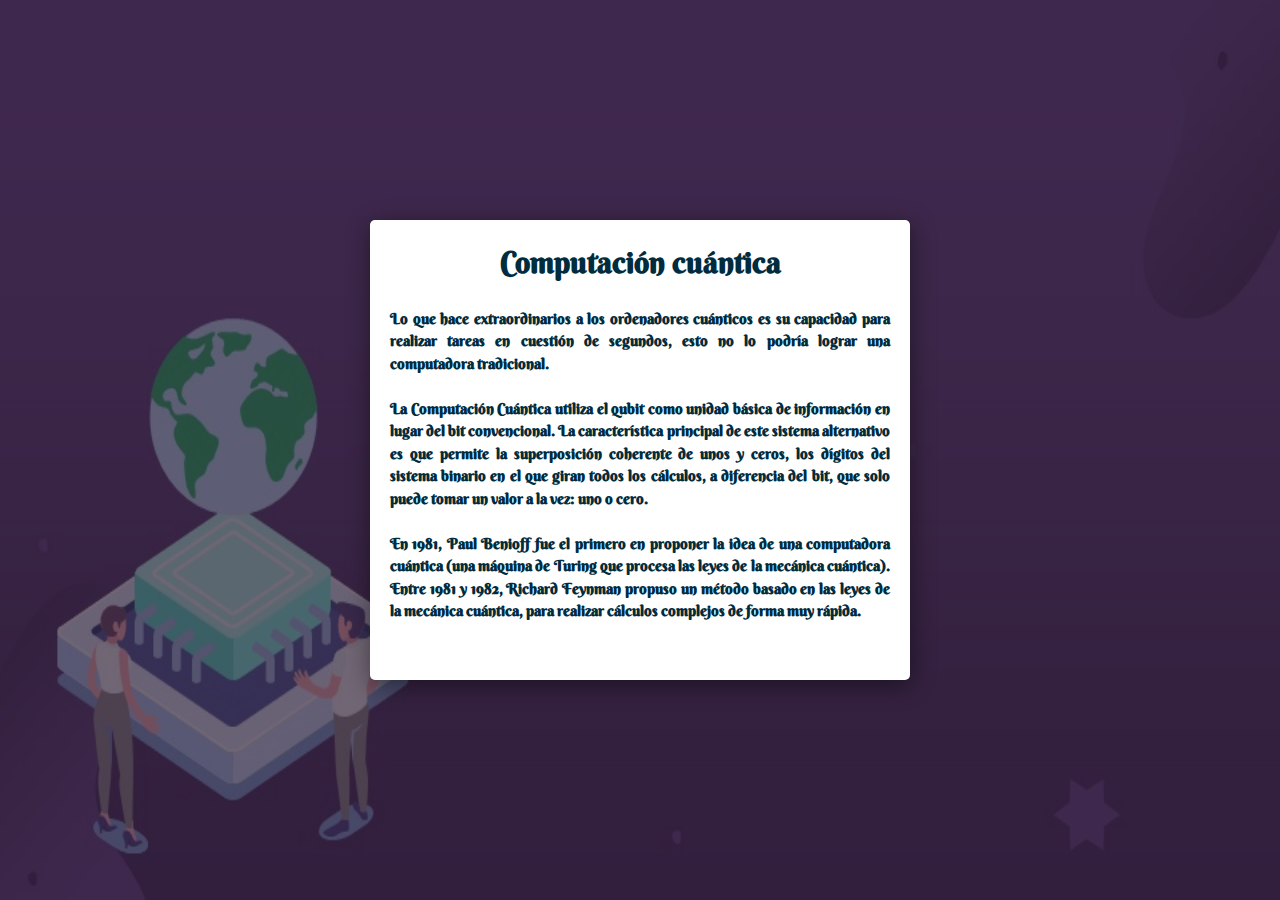
<file: Concepto.html>
<!DOCTYPE html>
<html>
<head>
	<title>Concepto</title>
	<meta name="viewport" content="width=device-width, user-scalable=no, initial-scale=1.0, maximum-scale=1.0, minimum-scale=1.0">
	<link rel="stylesheet" type="text/css" href="styles4.css">
</head>
<body>
<div class="capa"></div>
   <div class="parrafo">
       <h1 align="center"><B><Font color="#002C3E"> Computación cuántica</h1> &nbsp;
       <p>Lo que hace extraordinarios a los ordenadores cuánticos es su capacidad para realizar tareas en cuestión de segundos, esto no lo podría lograr una computadora tradicional. <p><br>

      <p> La Computación Cuántica utiliza el qubit como unidad básica de información en lugar del bit convencional. La característica principal de este sistema alternativo es que permite la superposición coherente de unos y ceros, los dígitos del sistema binario en el que giran todos los cálculos, a diferencia del bit, que solo puede tomar un valor a la vez: uno o cero. </p><br>

      <p> En 1981, Paul Benioff fue el primero en proponer la idea de una computadora cuántica (una máquina de Turing que procesa las leyes de la mecánica cuántica). Entre 1981 y 1982, Richard Feynman propuso un método basado en las leyes de la mecánica cuántica, para realizar cálculos complejos de forma muy rápida.<p>
   </div>
</body>
</html>
</file>
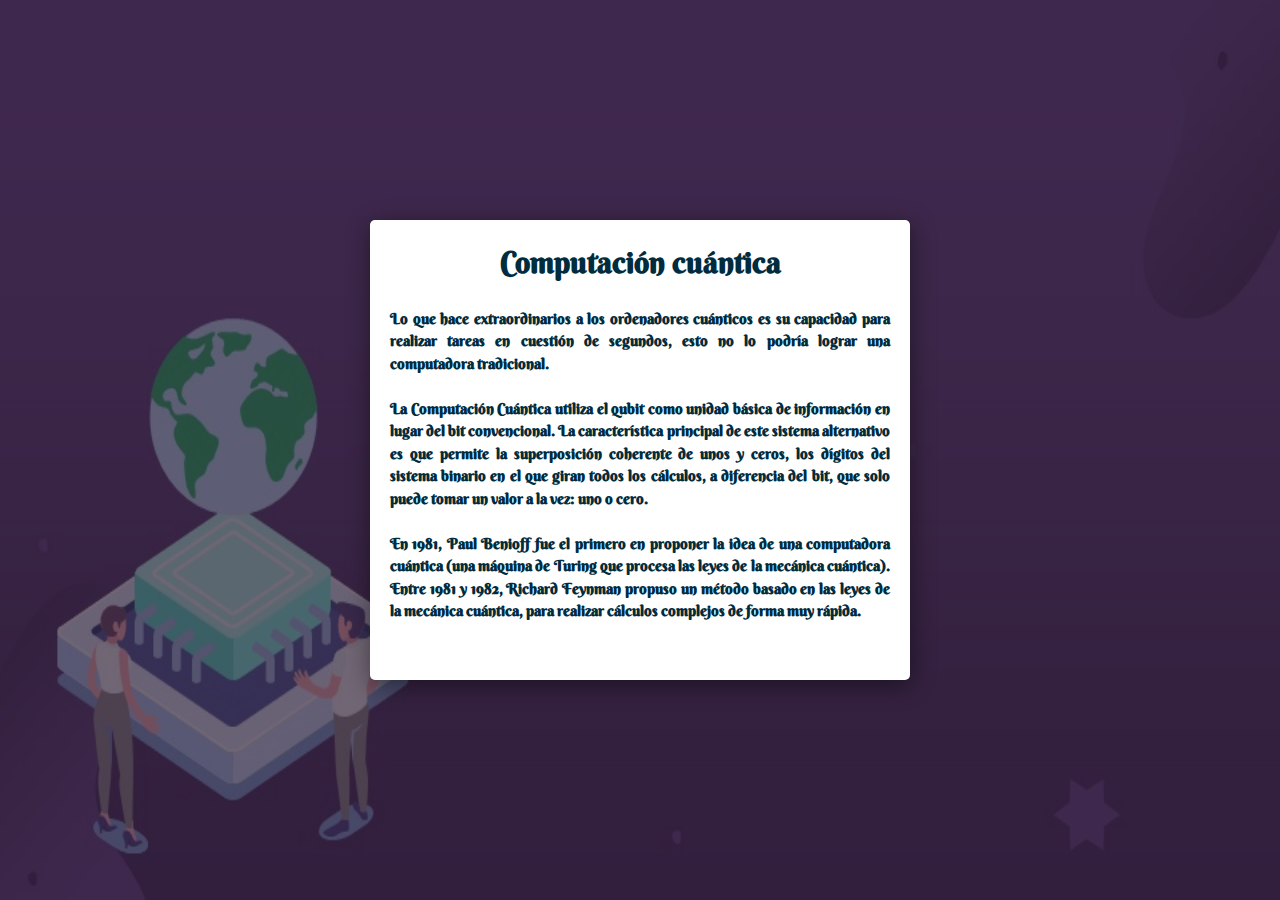
<file: concepto.html>
<!DOCTYPE html>
<html>
<head>
	<title>Concepto</title>
	<meta name="viewport" content="width=device-width, user-scalable=no, initial-scale=1.0, maximum-scale=1.0, minimum-scale=1.0">
	<link rel="stylesheet" type="text/css" href="styles4.css">
</head>
<body>
<div class="capa"></div>
   <div class="parrafo">
       <h1 align="center"><B><Font color="#002C3E"> Computación cuántica</h1> &nbsp;
       <p>Lo que hace extraordinarios a los ordenadores cuánticos es su capacidad para realizar tareas en cuestión de segundos, esto no lo podría lograr una computadora tradicional. </p><br>

      <p> La Computación Cuántica utiliza el qubit como unidad básica de información en lugar del bit convencional. La característica principal de este sistema alternativo es que permite la superposición coherente de unos y ceros, los dígitos del sistema binario en el que giran todos los cálculos, a diferencia del bit, que solo puede tomar un valor a la vez: uno o cero. </p><br>

      <p> En 1981, Paul Benioff fue el primero en proponer la idea de una computadora cuántica (una máquina de Turing que procesa las leyes de la mecánica cuántica). Entre 1981 y 1982, Richard Feynman propuso un método basado en las leyes de la mecánica cuántica, para realizar cálculos complejos de forma muy rápida.</p>
   </div>
</body>
</html>
</file>
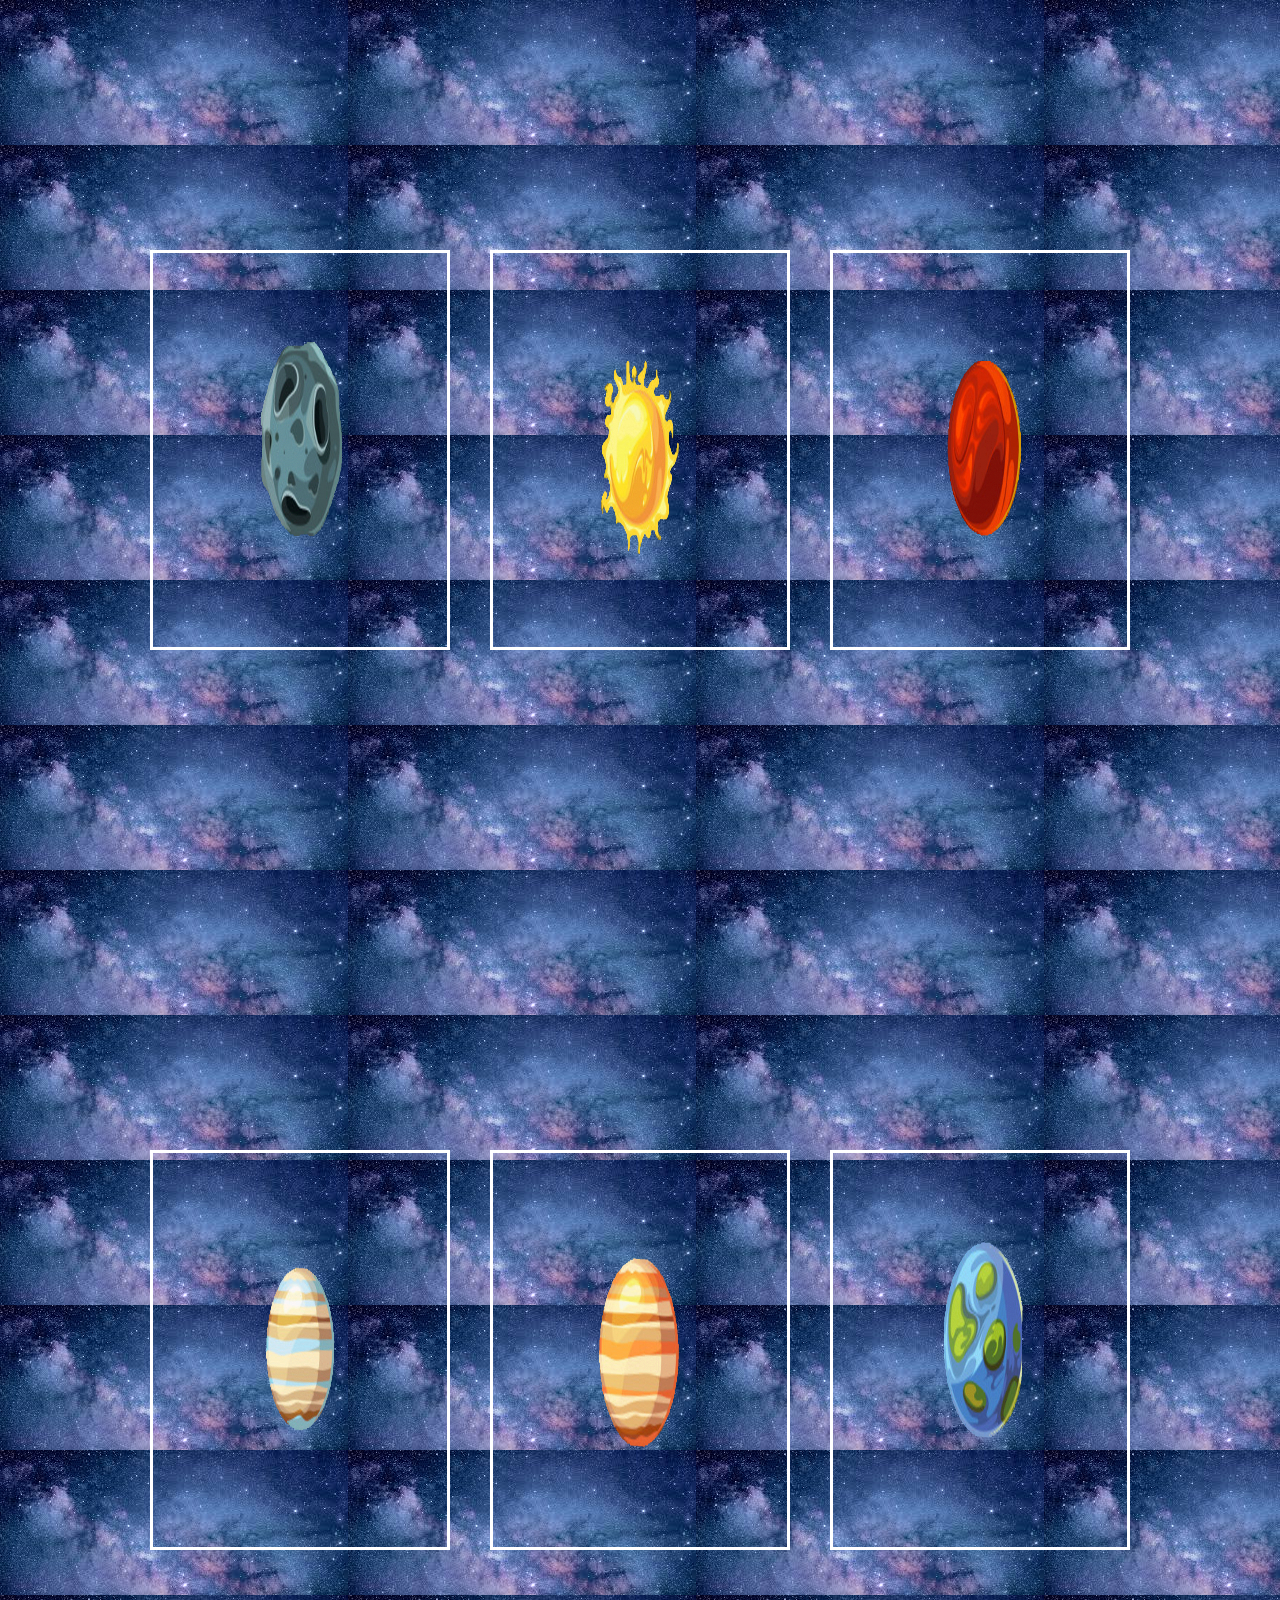
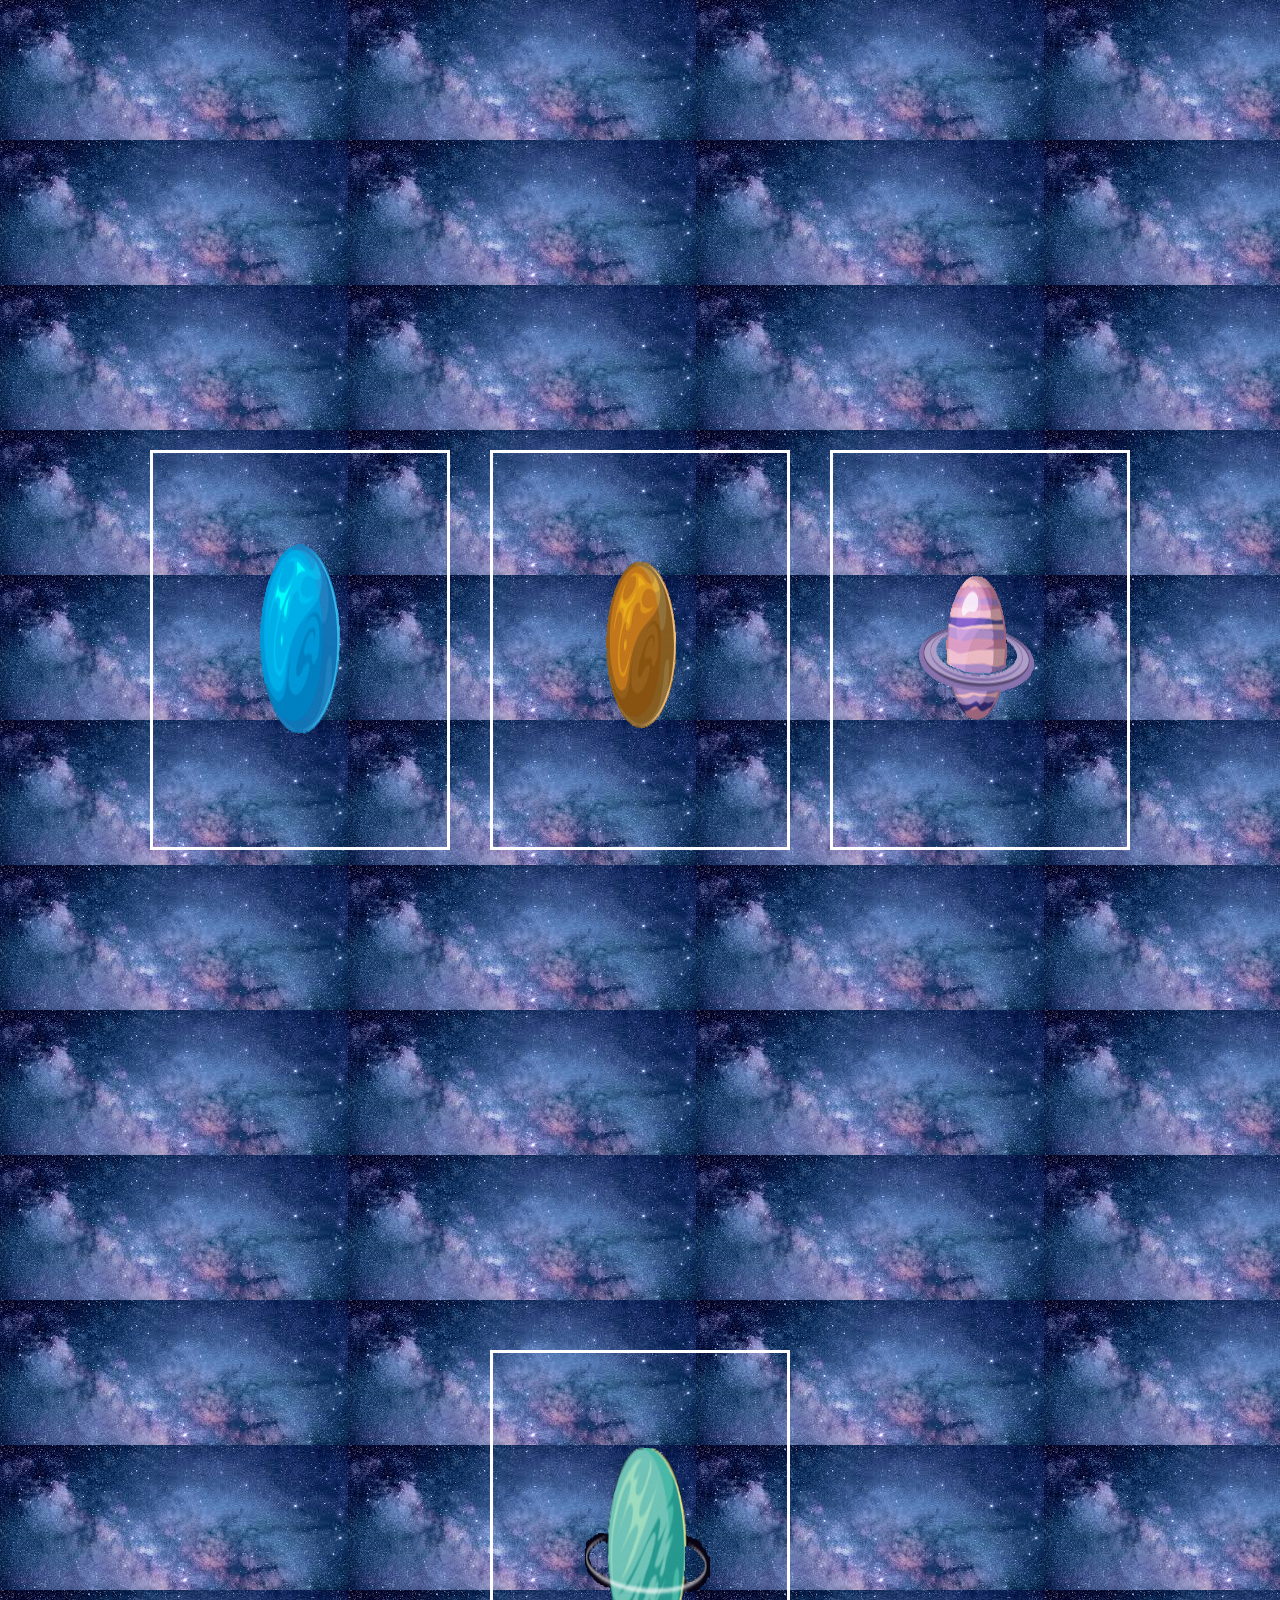
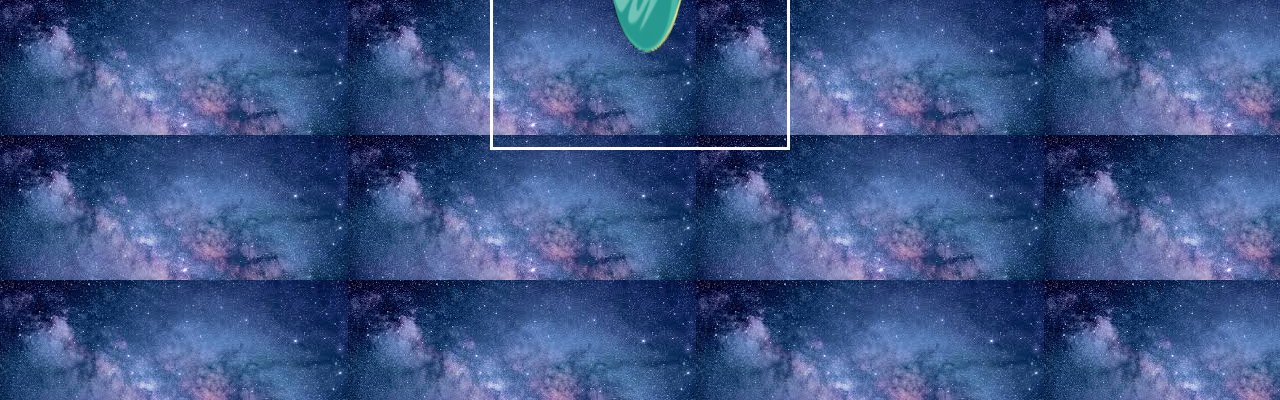
<file: contenido.html>
<!DOCTYPE html>
<html>
<head>
	<title>contenido</title>
	<link rel="stylesheet" type="text/css" href="styles3.css">
</head>
<body>

<div class="container">
        <div class="box">
            <img src="luna.gif" width="200" height="250" alt="imagen">
            <div class="capa">
            	<h2>Luna</h2>
            </div>
        </div>
        
        <div class="box">
            <img src="sol.gif" alt="imagen">
            <div class="capa">
                <h2>Sol</h2>
            </div>
        </div>
        
        <div class="box">
            <img src="marte.gif" alt="imagen">
            <div class="capa">
                <h2>Marte</h2>
            </div>
        </div> 
       </div> 

<div class="container">
         <div class="box">
            <img src="jupiter.gif" alt="imagen">
            <div class="capa">
                <h2>Júpiter</h2>
            </div>
        </div>

         <div class="box">
            <img src="venus.gif" alt="imagen">
            <div class="capa">
                <h2>Venus</h2>
            </div>
        </div>

         <div class="box">
            <img src="tierra.gif" alt="imagen">
            <div class="capa">
                <h2>Tierra</h2>
            </div>
        </div>
 </div>

 <div class="container">
         <div class="box">
            <img src="neptuno.gif" alt="imagen">
            <div class="capa">
                <h2>Neptuno</h2>
            </div>
        </div>

         <div class="box">
            <img src="mercurio.gif" alt="imagen">
            <div class="capa">
                <h2>Mercurio</h2>
            </div>
        </div>

         <div class="box">
            <img src="saturno.gif" alt="imagen">
            <div class="capa">
                <h2>Saturno</h2>
            </div>
        </div>
</div>

<div class="container">
         <div class="box">
            <img src="urano.gif" alt="imagen">
            <div class="capa">
                <h2>Urano</h2>
            </div>
        </div>
</div>
</body>
</html>
</file>
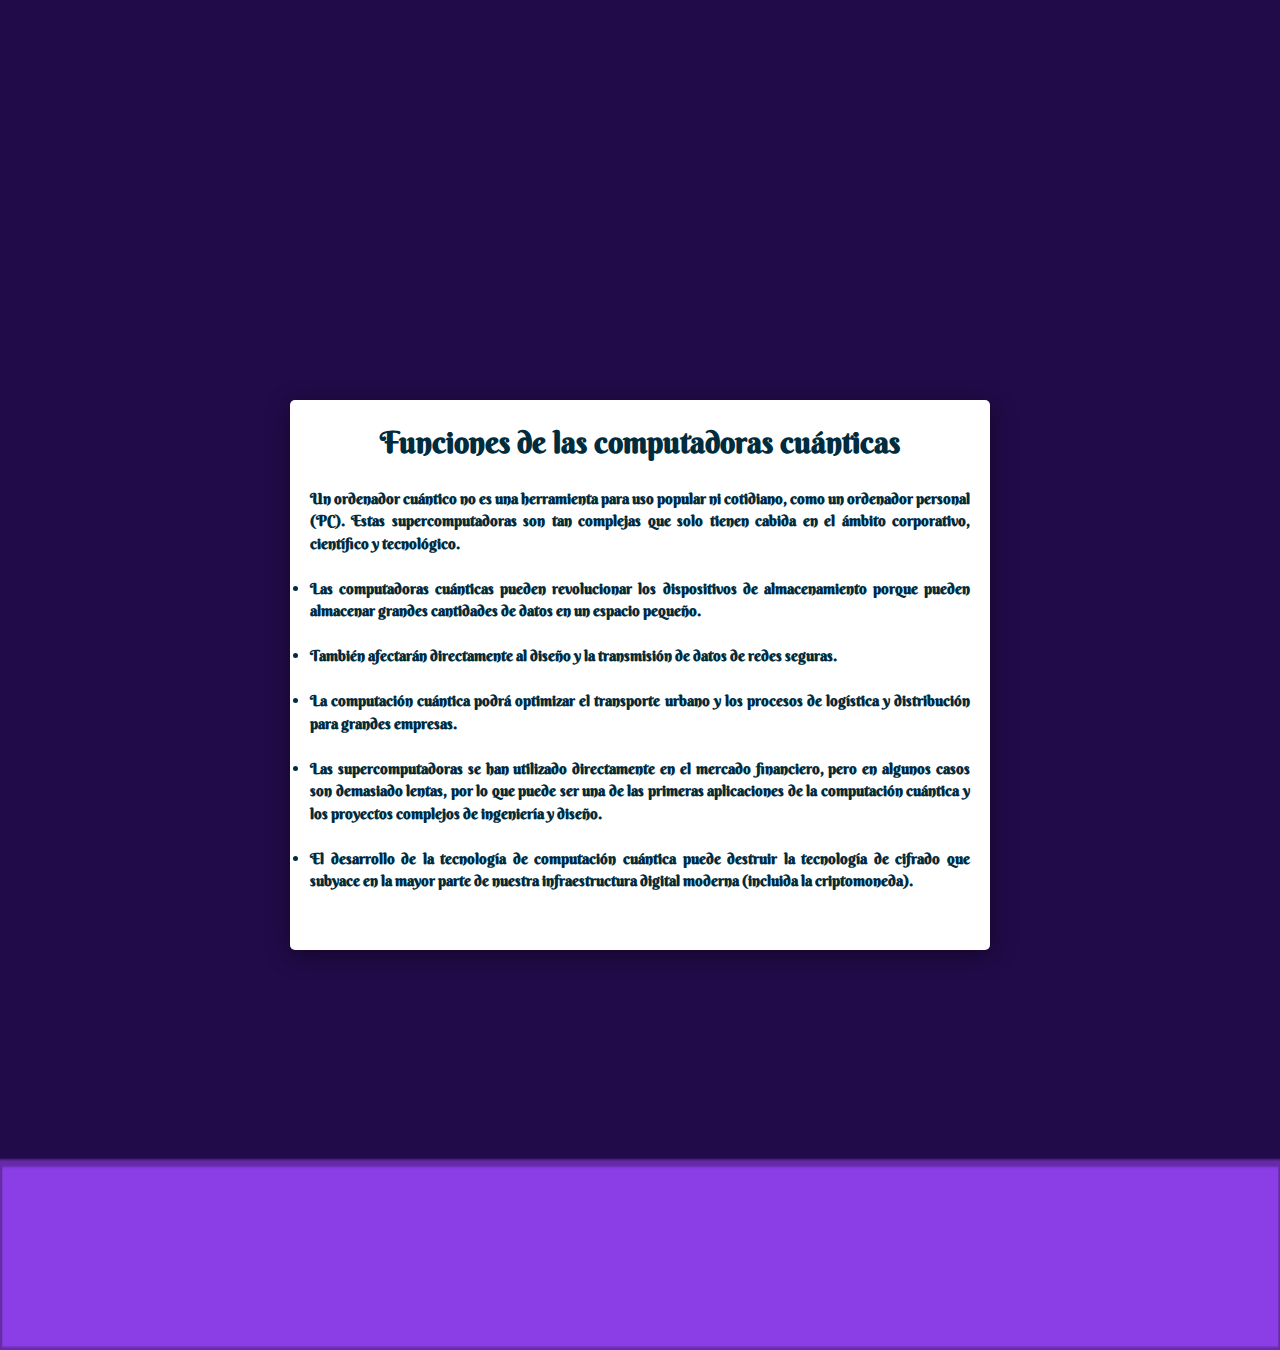
<file: Función.html>
<!DOCTYPE html>
<html>
<head>
	<title>función</title>
	<meta charset="UTF-8">
	<meta name="viewport" content="width=device-width, user-scalable=no, initial-scale=1.0, maximum-scale=1.0, minimum-scale=1.0">
	<link rel="stylesheet" type="text/css" href="styles5.css">
</head>
<body>
	<div class="parrafo">
       <h1 align="center"><B><Font color="#002C3E"> Funciones de las computadoras cuánticas</h1> &nbsp;
       <p>Un ordenador cuántico no es una herramienta para uso popular ni cotidiano, como un ordenador personal (PC). Estas supercomputadoras son tan complejas que solo tienen cabida en el ámbito corporativo, científico y tecnológico.<p><br>

      <p> 
      <ul>
      <li>Las computadoras cuánticas pueden revolucionar los dispositivos de almacenamiento porque pueden almacenar grandes cantidades de datos en un espacio pequeño. <br>&nbsp;
      <li>También afectarán directamente al diseño y la transmisión de datos de redes seguras. <br>&nbsp;
      <li> La computación cuántica podrá optimizar el transporte urbano y los procesos de logística y distribución para grandes empresas.<br>&nbsp;
      <li>Las supercomputadoras se han utilizado directamente en el mercado financiero, pero en algunos casos son demasiado lentas, por lo que puede ser una de las primeras aplicaciones de la computación cuántica y los proyectos complejos de ingeniería y diseño. <br>&nbsp;
      <li> El desarrollo de la tecnología de computación cuántica puede destruir la tecnología de cifrado que subyace en la mayor parte de nuestra infraestructura digital moderna (incluida la criptomoneda).
     
      </ul>
      </p>

      
   </div>
</body>
</html>
</file>
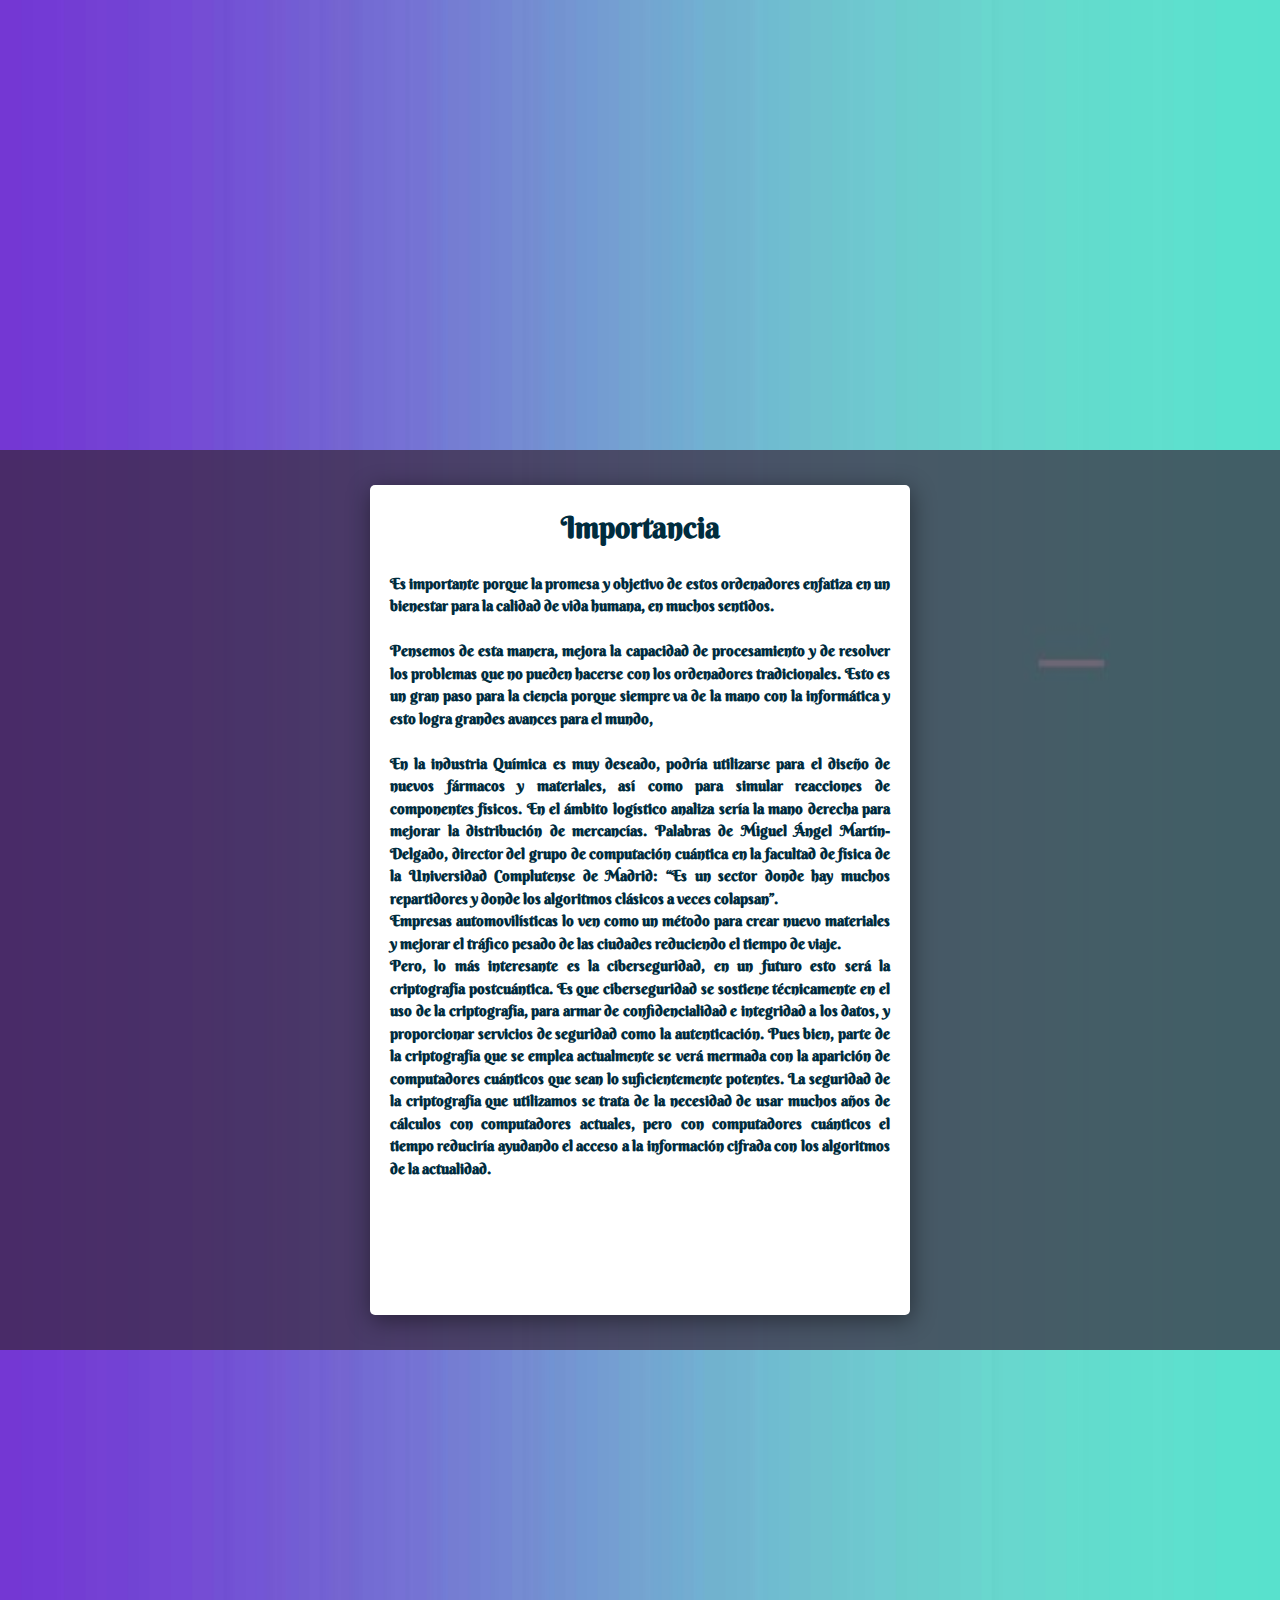
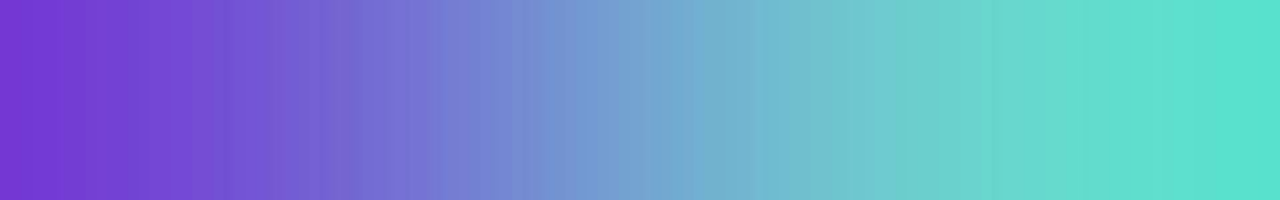
<file: Importancia.html>
<!DOCTYPE html>
<html>
<head>
	<title>Concepto</title>
	<meta name="viewport" content="width=device-width, user-scalable=no, initial-scale=1.0, maximum-scale=1.0, minimum-scale=1.0">
	<meta charset="UTF-8">
	<link rel="stylesheet" type="text/css" href="styles7.css">
</head>
<body>
<div class="capa"></div>
   <div class="parrafo">
       <h1 align="center"><B><Font color="#002C3E"> Importancia</h1> &nbsp;
       <p>Es importante porque la promesa y objetivo de estos ordenadores enfatiza en un bienestar para la calidad de vida humana, en muchos sentidos. <p><br>

      <p>Pensemos de esta manera, mejora la capacidad de procesamiento y de resolver los problemas que no pueden hacerse con los ordenadores tradicionales. Esto es un gran paso para la ciencia porque siempre va de la mano con la informática y esto logra grandes avances para el mundo,</p><br>

      <p>En la industria Química es muy deseado, podría utilizarse para el diseño de nuevos fármacos y materiales, así como para simular reacciones de componentes físicos. En el ámbito logístico analiza sería la mano derecha para mejorar la distribución de mercancías. Palabras  de Miguel Ángel Martín-Delgado, director del grupo de computación cuántica en la facultad de física de la Universidad Complutense de Madrid: “Es un sector donde hay muchos repartidores y donde los algoritmos clásicos a veces colapsan”.<br>

      Empresas automovilísticas lo ven como un método para crear nuevo materiales y mejorar el tráfico pesado de las ciudades reduciendo el tiempo de viaje. <p>

      <p>Pero, lo más interesante es la ciberseguridad, en un futuro esto será la criptografía postcuántica. Es que ciberseguridad se sostiene técnicamente en el uso de la criptografía, para armar de confidencialidad e integridad a los datos, y proporcionar servicios de seguridad como la autenticación.

Pues bien, parte de la criptografía que se emplea actualmente se verá mermada con la aparición de computadores cuánticos que sean lo suficientemente potentes. La seguridad de la criptografía que utilizamos se trata de la necesidad de usar muchos años de cálculos con computadores actuales, pero con computadores cuánticos el tiempo reduciría ayudando el acceso a la información cifrada con los algoritmos de la actualidad. <p>
   </div>
</body>
</html>
</file>
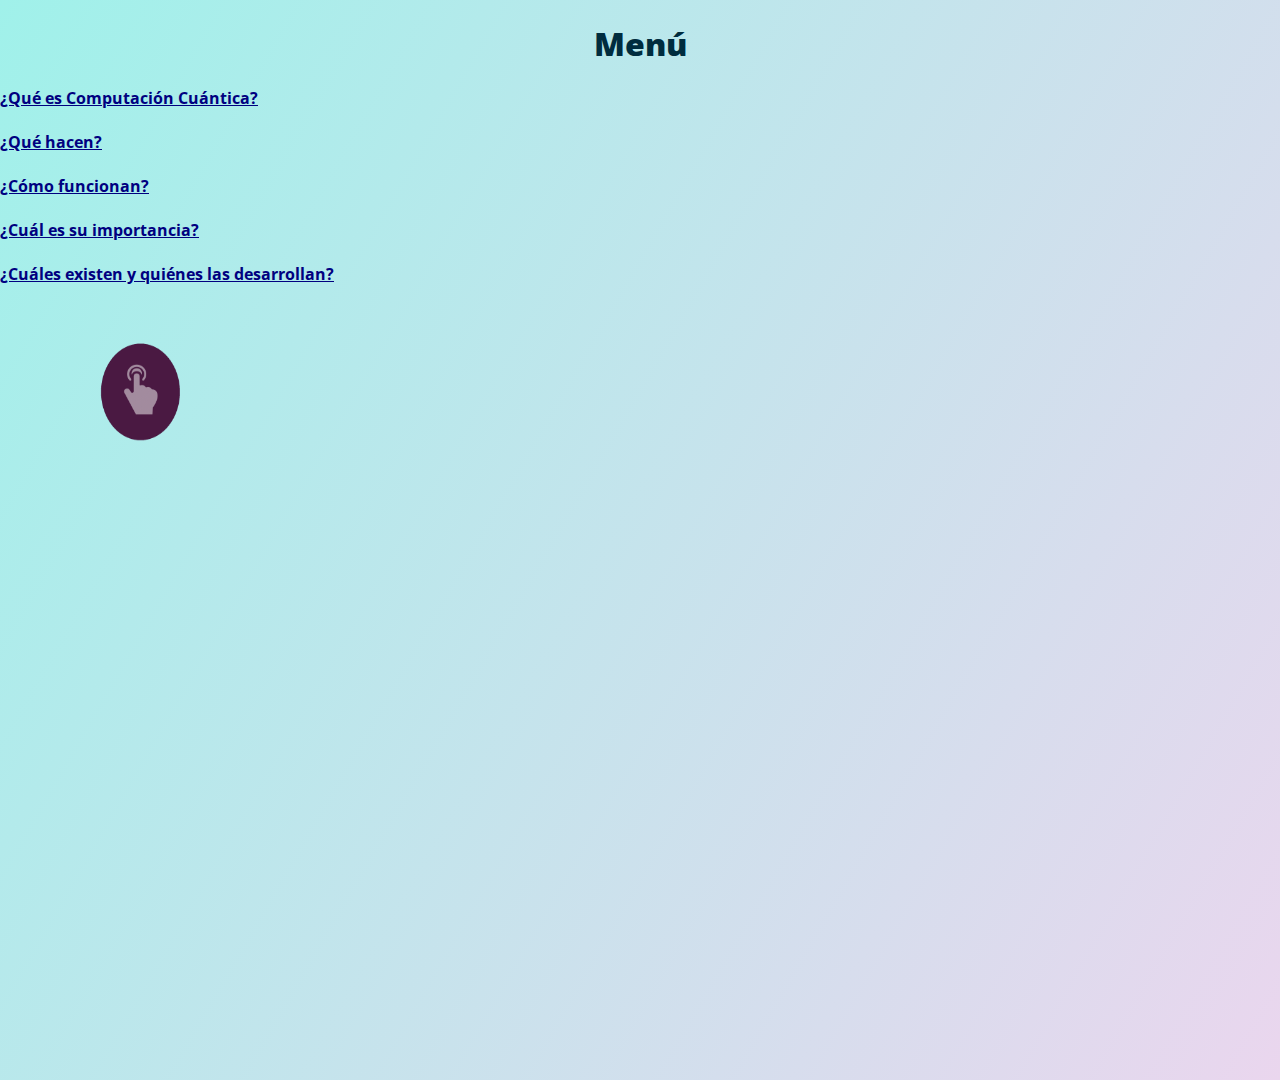
<file: menu.html>
<!DOCTYPE html>
<html>
<head>
	<title> KYCNcol1 </title>
	<link rel="stylesheet" type="text/css" href="styles2.css">
</head>

<body link="#000080" vlink="#B600AE" alink="#7CFF07">
&nbsp;
<H1 align="center"><B><Font color="#002C3E"> Menú </H1> 
	&nbsp;
	&nbsp;

<ol>
	<li><a href="Concepto.html" target="kycncontenido" title="El objetivo es conocer qué tipo de sistema tiene y cómo es su estructura.">¿Qué es Computación Cuántica?</a><br> &nbsp;
	<li><a href="Función.html" target="kycncontenido" title="Poder reconocer sus características">¿Qué hacen?</a><br>  &nbsp;
	<li><a href="Funcionamiento.html" target="kycncontenido" title="Comprender cómo la informática influye en lo que hace estas computadoras.">¿Cómo funcionan?</a><br> &nbsp;
	<li><a href="Importancia.html" target="kycncontenido" title="Ver todo lo que se puede lograr con esta tecnología.">¿Cuál es su importancia?</a><br> &nbsp;
	<li><a href="Modelos.html" target="kycncontenido" title="Aspectos de los modelos existentes y sus diferencias con los ordenadores clásicos.">¿Cuáles existen y quiénes las desarrollan?</a><br>  &nbsp;
</ol>

<img src="click.gif" width="300" height="200" alt="imagen" align="center"/> 
</body>
</html>
</file>
<file: styles4.css>
@import url('https://fonts.googleapis.com/css2?family=Berkshire+Swash|Open+Sans&display=swap');
*{
margin: 0;
padding: 0;
box-sizing: border-box;
font-family: 'Open Sans', sans-serif;
font-family: 'Berkshire Swash', cursive;
}

body{
height: 100vh;
display: flex;
justify-content: center;
align-items: center;
background-image: url("fondoconcep.jpg");
background-size: 100% 100%;
background-repeat: no-repeat;
}
.capa{
    width: 100%;
    height: 100vh;
    position: absolute;
    background: #38273b;
    opacity: 0.7;
}
.parrafo{
    z-index: 1;
    width: 540px;
    height: 460px;
    padding: 20px 20px;
    font-size: 15px;
    line-height: 1.5;
    background: #fff;
    box-shadow: 1px 5px 25px rgba(0,0,0,0.45);
    border-radius: 5px;
    text-align: justify;
}
</file>
<file: styles3.css>
@import url('https://fonts.googleapis.com/css2?family=Pacifico&display=swap');
*{
    margin: 0;
    padding: 0;
    box-sizing: border-box;
    font-family: Pacifico;
}
body{
    background:url(espacio.jpeg);
}
.container{
    width: 100%;
    height: 100vh;
    display: flex;
    justify-content: center;
    align-items: center;
    max-width: 1100px;
    margin: auto;
}
.box{
    width: 300px;
    height: 400px;
    position: relative;
    overflow: hidden;
    margin: 20px;
    border:3px solid #fff;
}
.box img{
    width: 100%;
    height: 100%;
}
.capa{
    position: absolute;
    top: 0;
    left: 0;
    width: 100%;
    height: 100%;
    background: rgba(0,0,0,0.5);
    display: flex;
    justify-content: center;
    align-items: center;
    color:#fff;
    transform: scale(0);
    transition: .3s ease;
}
.box:hover .capa{
    transform: scale(1);
}
@media only screen and (min-width:320px) and (max-width:768px){
	.container{
		width: 90%;
		height: auto;
		flex-wrap: wrap;
	}
	.box{width: 80%;margin-top: 40px;}
	}
</file>
<file: styles5.css>
@import url('https://fonts.googleapis.com/css2?family=Berkshire+Swash|Open+Sans&display=swap');
*{
margin: 0;
padding: 0;
box-sizing: border-box;
font-family: 'Open Sans', sans-serif;
font-family: 'Berkshire Swash', cursive;
}

body{
height:150vh;
display: flex;
display: flex;
justify-content: center;
align-items: center;
background-image: url("fondofuncion.png");
background-size: 100% 100%;
background-repeat: no-repeat;
}

.capa{
    width: 100%;
    height: 100vh;
    position: absolute;
    background: #38273b;
    opacity: 0.7;
}
.parrafo{
    z-index: 1;
    width: 700px;
   height: 550px;
    padding: 20px 20px;
    font-size: 15px;
    line-height: 1.5;
    background: #fff;
    box-shadow: 1px 5px 25px rgba(0,0,0,0.45);
    border-radius: 5px;
    text-align: justify;
}
</file>
<file: styles7.css>
@import url('https://fonts.googleapis.com/css2?family=Berkshire+Swash|Open+Sans&display=swap');
*{
margin: 0;
padding: 0;
box-sizing: border-box;
font-family: 'Open Sans', sans-serif;
font-family: 'Berkshire Swash', cursive;
}

body{
height: 200vh;
display: flex;
justify-content: center;
align-items: center;
background-image: url("fondoimpor.jpg");
background-size: 100% 100%;
background-repeat: no-repeat;
}
.capa{
    width: 100%;
    height: 100vh;
    position: absolute;
    background: #38273b;
    opacity: 0.7;
}
.parrafo{
    z-index: 1;
    width: 540px;
    height: 830px;
    padding: 20px 20px;
    font-size: 15px;
    line-height: 1.5;
    background: #fff;
    box-shadow: 1px 5px 25px rgba(0,0,0,0.45);
    border-radius: 5px;
    text-align: justify;
}
</file>
<file: styles2.css>
@import url('https://fonts.googleapis.com/css2?family=Open+Sans&display=swap');
*{
margin: 0;
padding: 0;
box-sizing: border-box;
font-family: 'Open Sans', sans-serif;
}
body{
    width: 100%;
    height: 120vh;
    background: linear-gradient(120deg,#A0F1EA,#EAD6EE);
}
</file>
